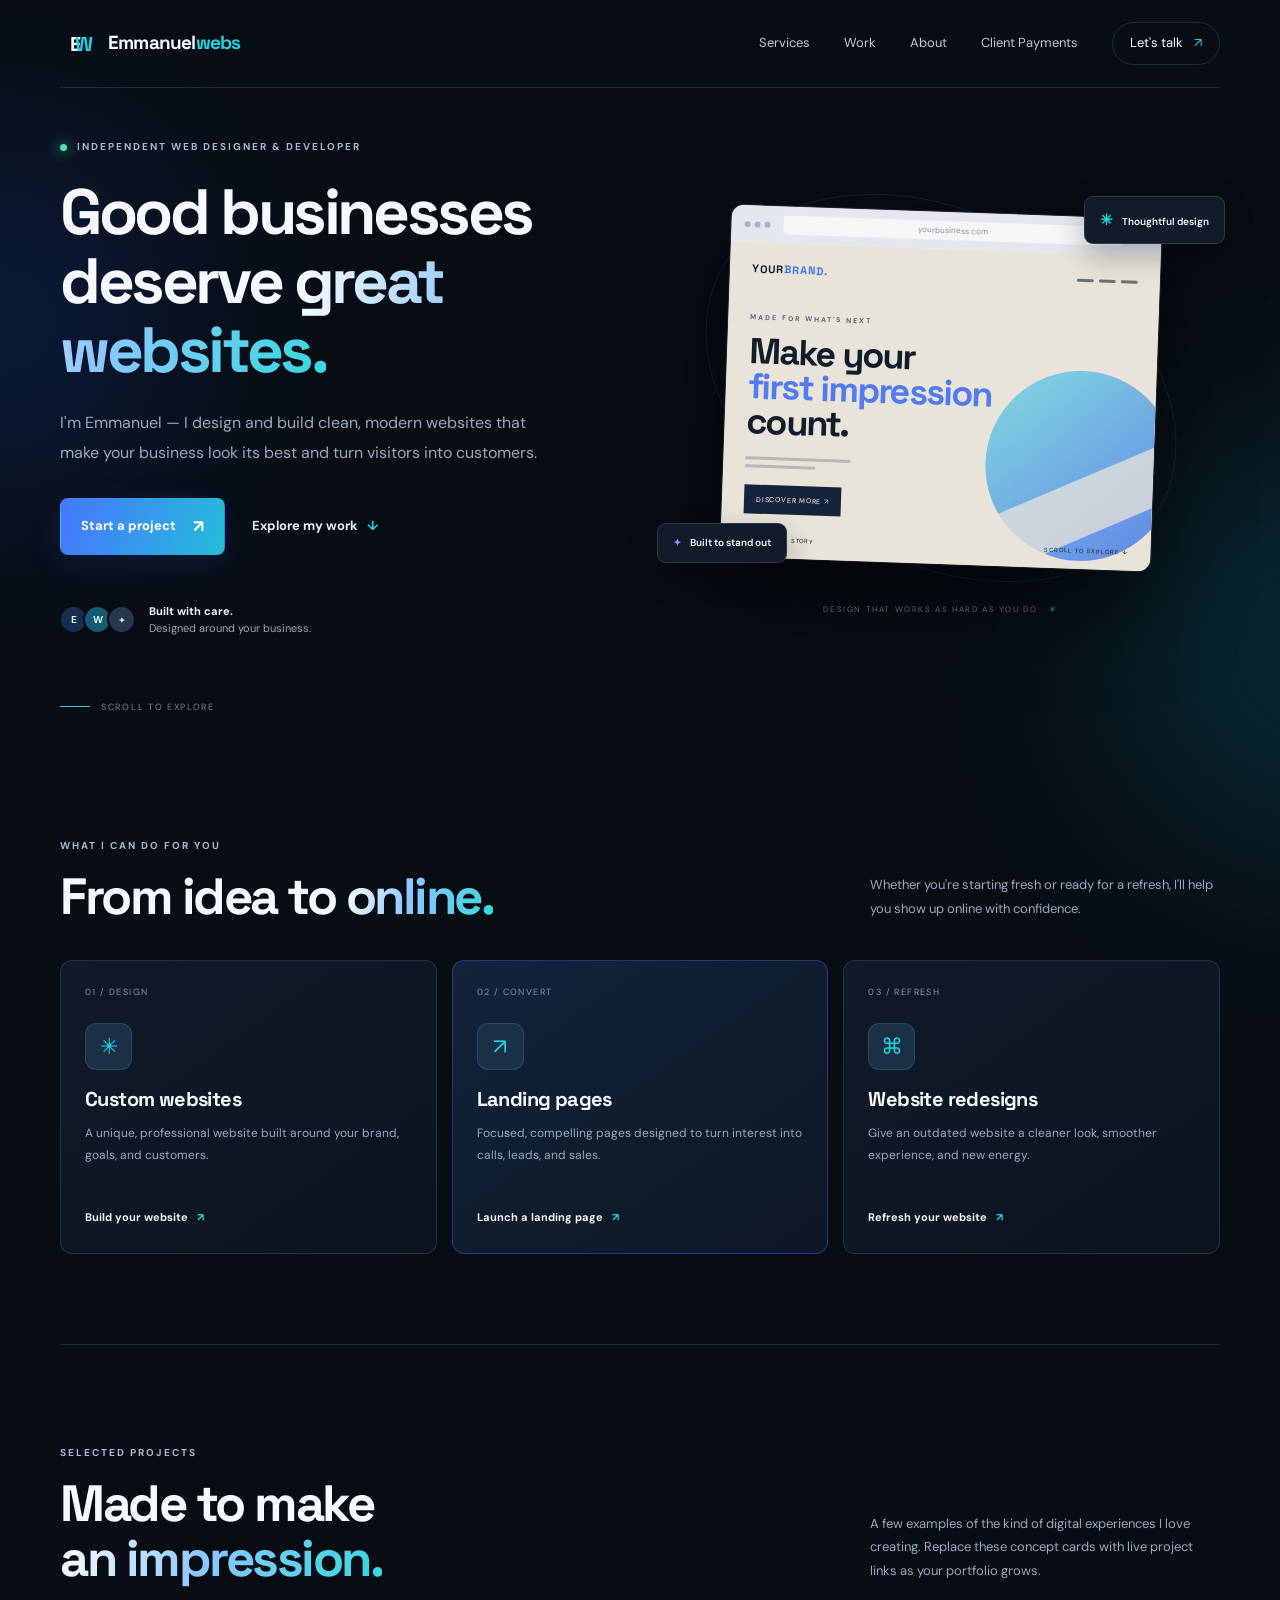
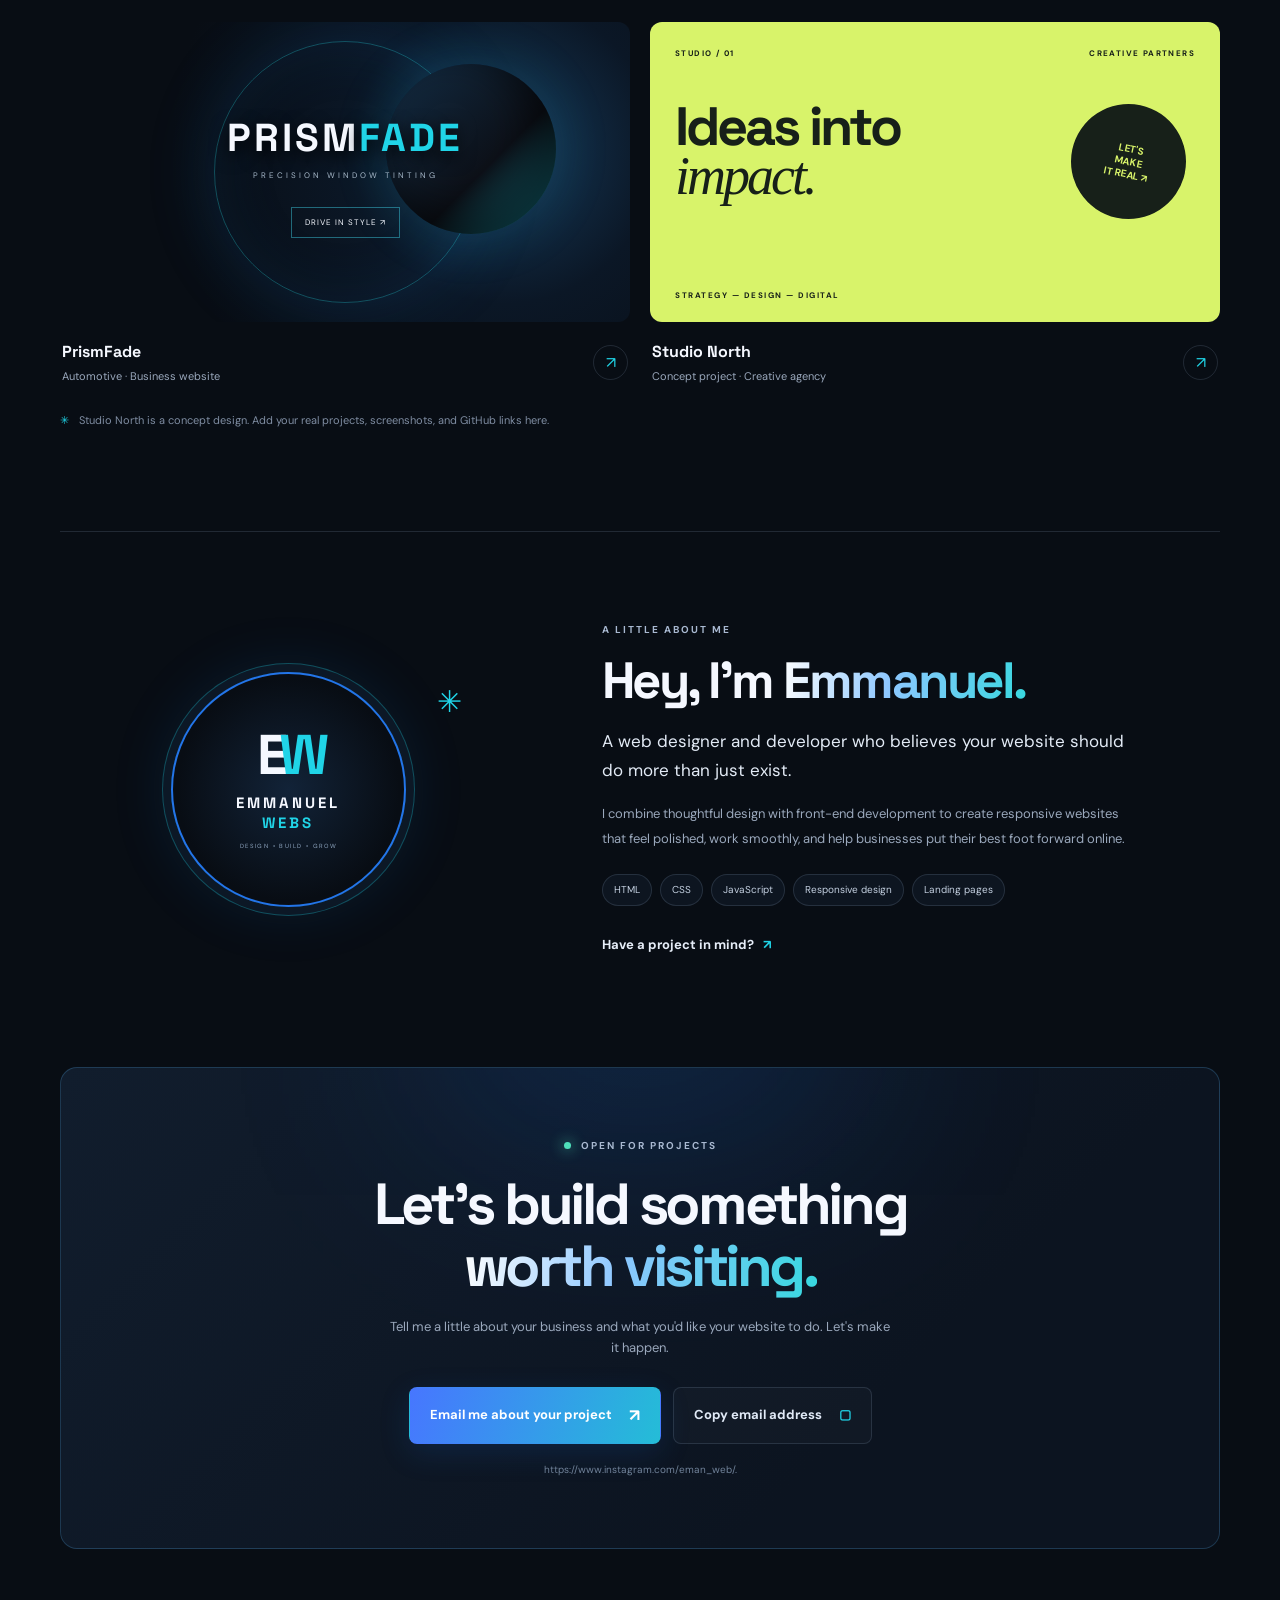
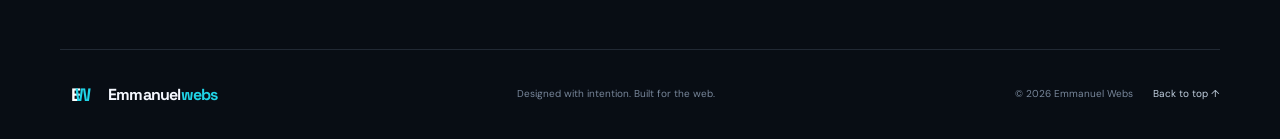
<file: index.html>
<!DOCTYPE html>
<html lang="en">
<head>
  <meta charset="UTF-8" />
  <meta name="viewport" content="width=device-width, initial-scale=1.0" />
  <meta name="description" content="Emmanuel Webs builds modern websites, landing pages, and redesigns that help businesses stand out." />
  <title>Emmanuel Webs | Websites That Stand Out</title>
  <link rel="preconnect" href="https://fonts.googleapis.com">
  <link rel="preconnect" href="https://fonts.gstatic.com" crossorigin>
  <link href="https://fonts.googleapis.com/css2?family=DM+Sans:wght@400;500;600;700&family=Space+Grotesk:wght@400;500;600;700&display=swap" rel="stylesheet">
  <link rel="stylesheet" href="styles.css" />
</head>

<body>
  <div class="ambient ambient-one"></div>
  <div class="ambient ambient-two"></div>
  <header class="site-header">
    <a class="brand" href="#home" aria-label="Emmanuel Webs home">
      <span class="brand-mark"><span>E</span><span>W</span></span>
      <span class="brand-name">Emmanuel<span>webs</span></span>
    </a>
    <button class="menu-toggle" aria-label="Toggle navigation" aria-expanded="false">
      <span></span>
      <span></span>
    </button>
    <nav class="nav-links" id="navigation">
      <a href="#services">Services</a>
      <a href="#work">Work</a>
      <a href="#about">About</a>
      <a href="payment.html">Client Payments</a>
      <a class="nav-cta" href="#contact">Let's talk <span>↗</span></a>
    </nav>
  </header>

  <main>
    <section class="hero section-wrap" id="home">
      <div class="hero-copy">
        <div class="eyebrow">
          <span class="status-dot"></span> INDEPENDENT WEB DESIGNER & DEVELOPER</div>
        <h1>Good businesses<br>deserve <span class="gradient-text">great websites.</span></h1>
        <p class="hero-lede">I'm Emmanuel — I design and build clean, modern websites that make your business look its best and turn visitors into customers.</p>
        <div class="hero-actions">
          <a class="button button-primary" href="#contact">Start a project <span>↗</span></a>
          <a class="text-link" href="#work">Explore my work <span>↓</span></a>
        </div>
        <div class="hero-proof">
          <div class="proof-avatars">
            <span>E</span><span>W</span><span>+</span></div><p><strong>Built with care.</strong><br>Designed around your business.</p></div>
      </div>
      <div class="hero-visual" aria-label="Decorative website preview">
        <div class="orbit orbit-a"></div><div class="orbit orbit-b"></div>
        <div class="floating-chip chip-top"><span class="chip-icon">✳</span> Thoughtful design</div>
        <div class="browser-card">
          <div class="browser-bar"><div class="browser-dots"><i></i><i></i><i></i></div><div class="browser-address">yourbusiness.com</div><span class="browser-menu">•••</span></div>
          <div class="mock-site">
            <div class="mock-nav"><div class="mock-logo">YOUR<span>BRAND.</span></div><div class="mock-nav-lines"><i></i><i></i><i></i></div></div>
            <div class="mock-content"><div class="mock-kicker">MADE FOR WHAT'S NEXT</div><div class="mock-headline">Make your<br><span>first impression</span><br>count.</div><div class="mock-line"></div><div class="mock-line short"></div><div class="mock-button">DISCOVER MORE ↗</div></div>
            <div class="mock-sun"></div><div class="mock-bottom"><span>01 — BRAND STORY</span><span>SCROLL TO EXPLORE ↓</span></div>
          </div>
        </div>
        <div class="floating-chip chip-bottom"><span class="sparkle">✦</span> Built to stand out</div>
        <div class="visual-caption">DESIGN THAT WORKS AS HARD AS YOU DO <span>✳</span></div>
      </div>
      <a class="scroll-cue" href="#services"><span></span> SCROLL TO EXPLORE</a>
    </section>

    <section class="services section-wrap" id="services">
      <div class="section-heading"><div><div class="eyebrow">WHAT I CAN DO FOR YOU</div><h2>From idea to <span class="gradient-text">online.</span></h2></div><p>Whether you're starting fresh or ready for a refresh, I'll help you show up online with confidence.</p></div>
      <div class="service-grid">
        <article class="service-card"><div class="service-number">01 / DESIGN</div><div class="service-icon">✳</div><h3>Custom websites</h3><p>A unique, professional website built around your brand, goals, and customers.</p><a href="#contact" class="card-link">Build your website <span>↗</span></a></article>
        <article class="service-card featured"><div class="service-number">02 / CONVERT</div><div class="service-icon">↗</div><h3>Landing pages</h3><p>Focused, compelling pages designed to turn interest into calls, leads, and sales.</p><a href="#contact" class="card-link">Launch a landing page <span>↗</span></a></article>
        <article class="service-card"><div class="service-number">03 / REFRESH</div><div class="service-icon">⌘</div><h3>Website redesigns</h3><p>Give an outdated website a cleaner look, smoother experience, and new energy.</p><a href="#contact" class="card-link">Refresh your website <span>↗</span></a></article>
      </div>
    </section>

    <section class="work section-wrap" id="work">
      <div class="section-heading"><div><div class="eyebrow">SELECTED PROJECTS</div><h2>Made to make<br><span class="gradient-text">an impression.</span></h2></div><p>A few examples of the kind of digital experiences I love creating. Replace these concept cards with live project links as your portfolio grows.</p></div>
      <div class="project-grid">
        <article class="project-card project-prism">
          <div class="project-art prism-art"><div class="prism-orb"></div><div class="prism-word">PRISM<span>FADE</span></div><div class="prism-sub">PRECISION WINDOW TINTING</div><div class="prism-cta">DRIVE IN STYLE ↗</div></div>
          <div class="project-meta"><div><h3>PrismFade</h3><p>Automotive · Business website</p></div><span class="project-arrow">↗</span></div>
        </article>
        <article class="project-card">
          <div class="project-art studio-art"><div class="studio-top">STUDIO / 01 <span>CREATIVE PARTNERS</span></div><div class="studio-title">Ideas into<br><em>impact.</em></div><div class="studio-circle">LET'S<br>MAKE<br>IT REAL ↗</div><div class="studio-bottom">STRATEGY — DESIGN — DIGITAL</div></div>
          <div class="project-meta"><div><h3>Studio North</h3><p>Concept project · Creative agency</p></div><span class="project-arrow">↗</span></div>
        </article>
      </div>
      <p class="portfolio-note"><span>✳</span> Studio North is a concept design. Add your real projects, screenshots, and GitHub links here.</p>
    </section>

    <section class="about section-wrap" id="about">
      <div class="about-mark"><div class="logo-ring"><div class="ew-logo">E<span>W</span></div><div class="logo-name">EMMANUEL<br><span>WEBS</span></div><div class="logo-tag">DESIGN • BUILD • GROW</div></div><span class="about-star">✳</span></div>
      <div class="about-copy"><div class="eyebrow">A LITTLE ABOUT ME</div><h2>Hey, I'm <span class="gradient-text">Emmanuel.</span></h2><p class="about-lede">A web designer and developer who believes your website should do more than just exist.</p><p>I combine thoughtful design with front-end development to create responsive websites that feel polished, work smoothly, and help businesses put their best foot forward online.</p><div class="skill-list"><span>HTML</span><span>CSS</span><span>JavaScript</span><span>Responsive design</span><span>Landing pages</span></div><a class="text-link" href="#contact">Have a project in mind? <span>↗</span></a></div>
    </section>

    <section class="contact section-wrap" id="contact">
      <div class="contact-panel"><div class="contact-glow"></div><div class="eyebrow"><span class="status-dot"></span> OPEN FOR PROJECTS</div><h2>Let's build something<br><span class="gradient-text">worth visiting.</span></h2><p>Tell me a little about your business and what you'd like your website to do. Let's make it happen.</p><div class="contact-actions"><a class="button button-primary" href="mailto:hello@Emmanuelwebs.com?subject=Website%20Project%20Inquiry">Email me about your project <span>↗</span></a><button class="button button-ghost" id="copy-email" data-email="hello@Emmanuelwebs.com">Copy email address <span>▢</span></button></div><p class="contact-hint" id="copy-status" aria-live="polite">https://www.instagram.com/eman_web/.</p></div>
    </section>
  </main>

  <footer class="site-footer section-wrap"><a class="brand footer-brand" href="#home"><span class="brand-mark"><span>E</span><span>W</span></span><span class="brand-name">Emmanuel<span>webs</span></span></a><p>Designed with intention. Built for the web.</p><div class="footer-right"><span>© <span id="year"></span> Emmanuel Webs</span><a href="#home">Back to top ↑</a></div></footer>
  <script src="script.js"></script>
</body>
</html>
</file>
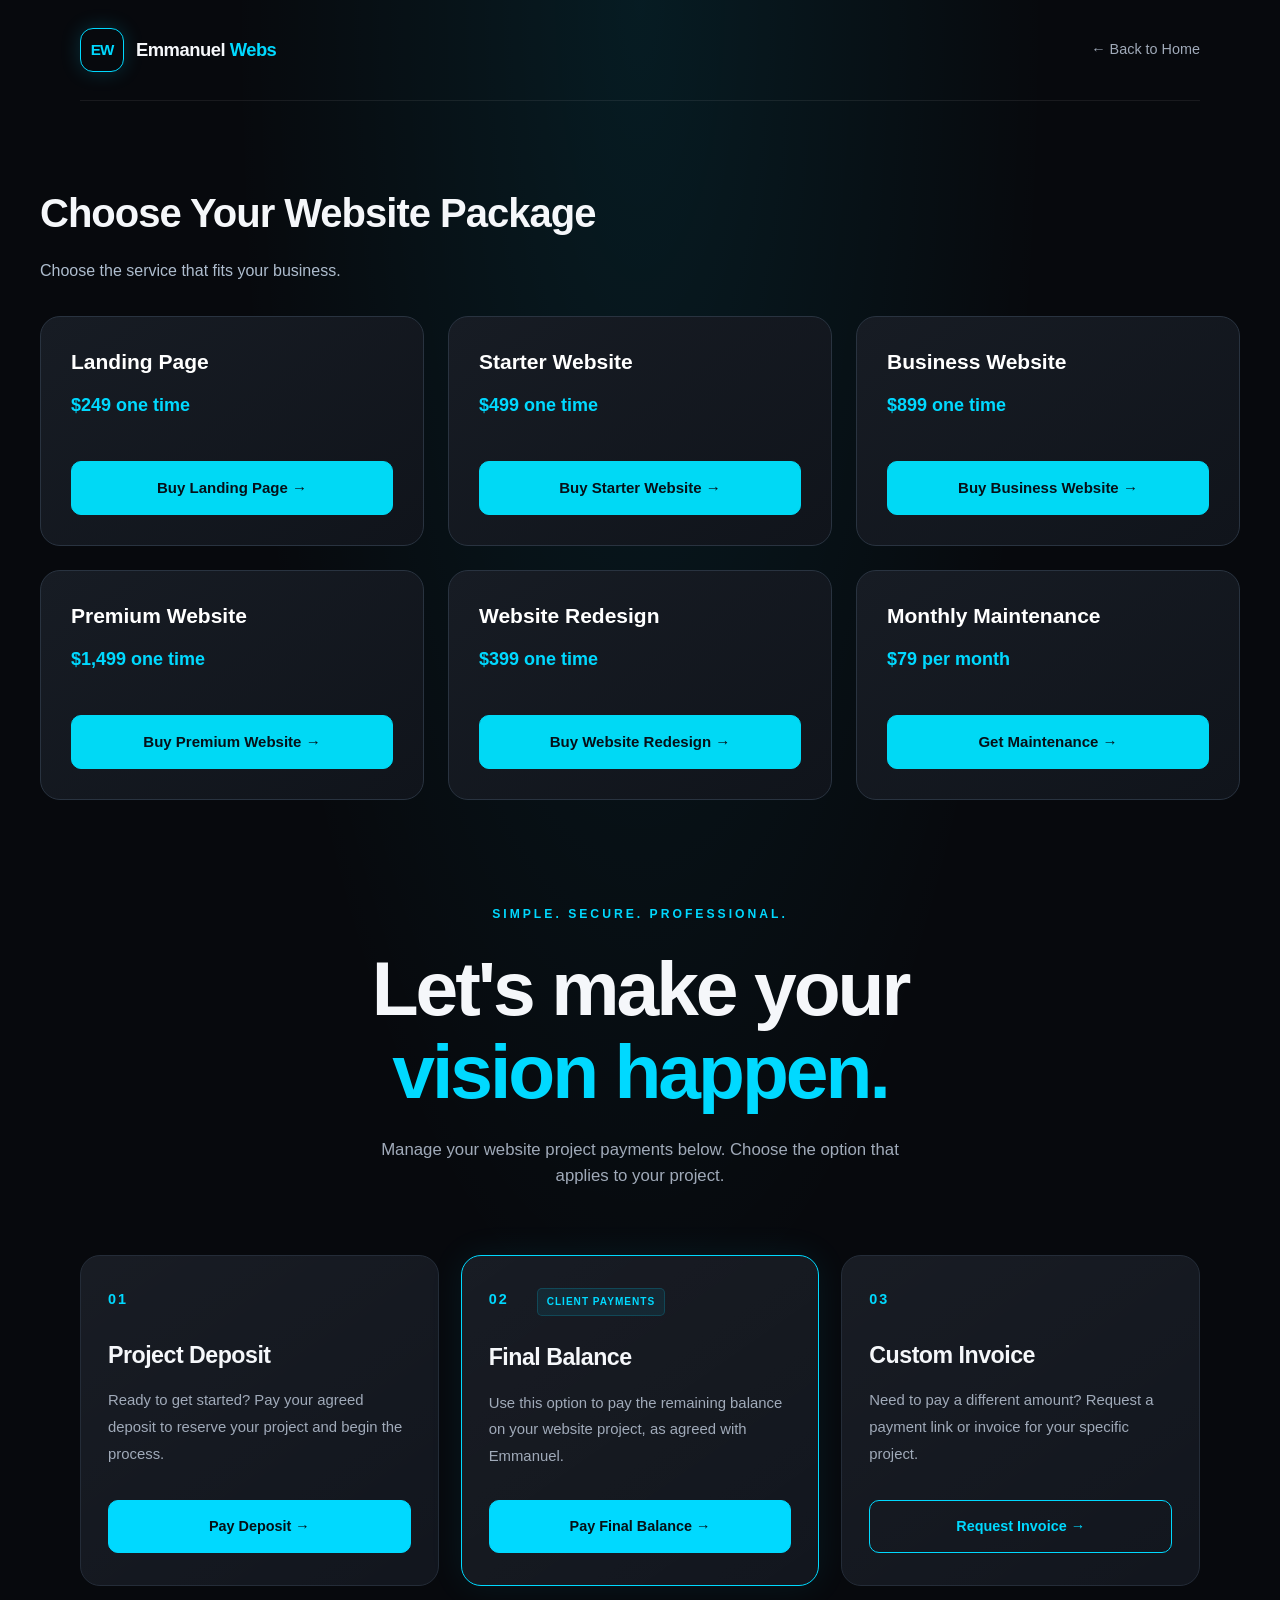
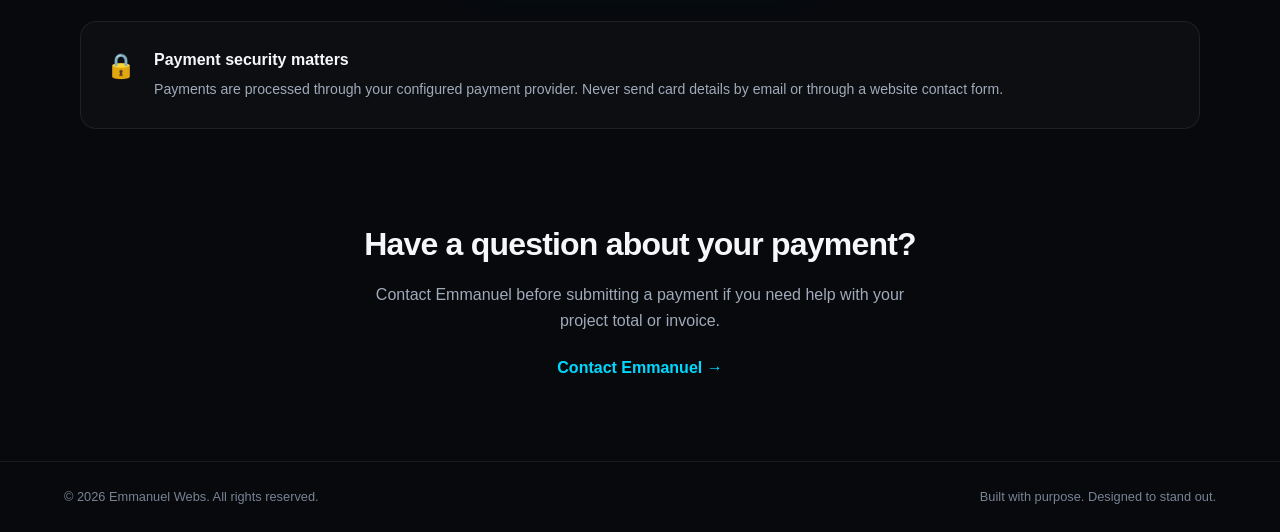
<file: payment.html>
<!DOCTYPE html>
<html lang="en">
<head>
  <meta charset="UTF-8">
  <meta name="viewport" content="width=device-width, initial-scale=1.0">

  <title>Client Payments | Emmanuel Webs</title>
  <meta
    name="description"
    content="Securely manage your website project payments with Emmanuel Webs."
  >

  <link rel="stylesheet" href="payment.css">
  <script src="payment.js" defer></script>
</head>

<body>
  <header class="payment-header">
    <a class="logo" href="index.html">
      <span class="logo-icon">EW</span>
      <span>Emmanuel <strong>Webs</strong></span>
    </a>

    <a class="back-link" href="index.html">
      ← Back to Home
    </a>
  </header>

<section class="package-shop">
  <h2>Choose Your Website Package</h2>
  <p>Choose the service that fits your business.</p>

  <div class="package-grid">
    <article class="package-card">
      <h3>Landing Page</h3>
      <p>$249 one time</p>
      <a href="#" data-payment="landing">Buy Landing Page →</a>
    </article>

    <article class="package-card">
      <h3>Starter Website</h3>
      <p>$499 one time</p>
      <a href="#" data-payment="starter">Buy Starter Website →</a>
    </article>

    <article class="package-card">
      <h3>Business Website</h3>
      <p>$899 one time</p>
      <a href="#" data-payment="business">Buy Business Website →</a>
    </article>

    <article class="package-card">
      <h3>Premium Website</h3>
      <p>$1,499 one time</p>
      <a href="#" data-payment="premium">Buy Premium Website →</a>
    </article>

    <article class="package-card">
      <h3>Website Redesign</h3>
      <p>$399 one time</p>
      <a href="#" data-payment="redesign">Buy Website Redesign →</a>
    </article>

    <article class="package-card">
      <h3>Monthly Maintenance</h3>
      <p>$79 per month</p>
      <a href="#" data-payment="maintenance">Get Maintenance →</a>
    </article>
  </div>
</section>

  <main class="payment-container">
    <section class="payment-intro">
      <span class="eyebrow">SIMPLE. SECURE. PROFESSIONAL.</span>

      <h1>Let's make your<br><span>vision happen.</span></h1>

      <p>
        Manage your website project payments below.
        Choose the option that applies to your project.
      </p>
    </section>

    <section class="payment-options">
      <article class="payment-card">
        <div class="card-number">01</div>
        <h2>Project Deposit</h2>
        <p>
          Ready to get started? Pay your agreed deposit
          to reserve your project and begin the process.
        </p>

        <a
          class="payment-button"
          href="#"
          data-payment="deposit"
        >
          Pay Deposit →
        </a>
      </article>

      <article class="payment-card featured">
        <div class="card-number">02</div>
        <span class="popular-label">CLIENT PAYMENTS</span>
        <h2>Final Balance</h2>
        <p>
          Use this option to pay the remaining balance
          on your website project, as agreed with Emmanuel.
        </p>

        <a
          class="payment-button"
          href="#"
          data-payment="balance"
        >
          Pay Final Balance →
        </a>
      </article>

      <article class="payment-card">
        <div class="card-number">03</div>
        <h2>Custom Invoice</h2>
        <p>
          Need to pay a different amount? Request a
          payment link or invoice for your specific project.
        </p>

        <a
          class="payment-button secondary-button"
          href="#"
          data-payment="invoice"
        >
          Request Invoice →
        </a>
      </article>
    </section>

    <section class="payment-note">
      <div class="lock-icon">🔒</div>
      <div>
        <h3>Payment security matters</h3>
        <p>
          Payments are processed through your configured
          payment provider. Never send card details by email
          or through a website contact form.
        </p>
      </div>
    </section>

    <section class="payment-help">
      <h2>Have a question about your payment?</h2>
      <p>
        Contact Emmanuel before submitting a payment if you
        need help with your project total or invoice.
      </p>

      <a href="mailto:hello@Emmanuelwebs.com">
        Contact Emmanuel →
      </a>
    </section>
  </main>

  <footer class="payment-footer">
    <p>© <span id="year">2026</span> Emmanuel Webs. All rights reserved.</p>
    <p>Built with purpose. Designed to stand out.</p>
  </footer>

  <script>
    document.getElementById("year").textContent =
      new Date().getFullYear();
  </script>
</body>
</html>
</file>
<file: styles.css>
:root {
  --bg: #080d14;
  --panel: #0e1622;
  --panel2: #111c2a;
  --text: #f5f8ff;
  --muted: #9aa8bc;
  --blue: #4d7cff;
  --cyan: #20d4e7;
  --line: rgba(175, 199, 230, .15);
  --font: 'DM Sans', sans-serif;
  --display: 'Space Grotesk', sans-serif;
}

* {
  box-sizing: border-box;
}

html {
  scroll-behavior: smooth;
  scroll-padding-top: 90px;
}

body {
  margin: 0;
  background: var(--bg);
  color: var(--text);
  font-family: var(--font);
  line-height: 1.6;
  overflow-x: hidden;
}

a {
  color: inherit;
  text-decoration: none;
}

button {
  font: inherit;
}

.ambient {
  position: absolute;
  pointer-events: none;
  filter: blur(100px);
  opacity: .16;
  border-radius: 50%;
  z-index: -1;
}

.ambient-one {
  width: 360px;
  height: 360px;
  background: #1d62ff;
  top: 140px;
  left: -180px;
}

.ambient-two {
  width: 400px;
  height: 400px;
  background: #00bcd4;
  top: 450px;
  right: -240px;
}

.section-wrap,
.site-header {
  width: min(1160px, calc(100% - 48px));
  margin-inline: auto;
}

.site-header {
  height: 88px;
  display: flex;
  align-items: center;
  justify-content: space-between;
  border-bottom: 1px solid var(--line);
  position: relative;
  z-index: 10;
}

.brand {
  display: flex;
  align-items: center;
  gap: 10px;
}

.brand-mark {
  height: 35px;
  width: 38px;
  display: flex;
  align-items: center;
  justify-content: center;
  font-family: var(--display);
  font-weight: 700;
  letter-spacing: -5px;
  font-size: 20px;
}

.brand-mark span:first-child {
  color: #fff;
}

.brand-mark span:last-child {
  color: var(--cyan);
  margin-left: -1px;
}

.brand-name {
  font-family: var(--display);
  font-size: 19px;
  font-weight: 700;
  letter-spacing: -.8px;
}

.brand-name span {
  color: var(--cyan);
}

.nav-links {
  display: flex;
  align-items: center;
  gap: 34px;
  font-size: 13px;
  color: #bdc7d7;
}

.nav-links > a:not(.nav-cta):hover,
.text-link:hover {
  color: var(--cyan);
}

.nav-cta {
  border: 1px solid var(--line);
  border-radius: 30px;
  padding: 10px 17px;
  color: #fff;
}

.nav-cta span {
  color: var(--cyan);
  margin-left: 8px;
}

.menu-toggle {
  display: none;
  background: none;
  border: 0;
  color: #fff;
}

.hero {
  min-height: 650px;
  display: grid;
  grid-template-columns: 1fr 1fr;
  align-items: center;
  gap: 42px;
  position: relative;
  padding-top: 40px;
  padding-bottom: 90px;
}

.eyebrow {
  font-size: 10px;
  letter-spacing: 2px;
  font-weight: 700;
  color: #a9b9d1;
  display: flex;
  align-items: center;
  gap: 10px;
}

.status-dot {
  display: inline-block;
  width: 7px;
  height: 7px;
  background: #4fe0bb;
  border-radius: 50%;
  box-shadow: 0 0 14px #4fe0bb;
}

.hero h1,
.section-heading h2,
.about h2,
.contact h2 {
  font-family: var(--display);
  font-size: clamp(42px, 5vw, 66px);
  line-height: 1.08;
  letter-spacing: -3.4px;
  margin: 23px 0;
}

.gradient-text {
  background: linear-gradient(100deg, #fff 0%, #8dc7ff 44%, #37d8df 100%);
  -webkit-background-clip: text;
  background-clip: text;
  color: transparent;
}

.hero-lede {
  max-width: 485px;
  color: var(--muted);
  font-size: 16px;
  line-height: 1.85;
}

.hero-actions {
  display: flex;
  align-items: center;
  gap: 27px;
  margin-top: 30px;
}

.button {
  display: inline-flex;
  align-items: center;
  justify-content: center;
  gap: 17px;
  padding: 14px 20px;
  border-radius: 8px;
  font-size: 13px;
  font-weight: 700;
  border: 1px solid transparent;
  cursor: pointer;
  transition: transform .2s, background .2s;
}

.button:hover {
  transform: translateY(-2px);
}

.button-primary {
  background: linear-gradient(110deg, #4776ff, #24bdd7);
  color: #fff;
  box-shadow: 0 9px 30px #1765cf2b;
}

.button-primary span {
  font-size: 17px;
}

.text-link {
  font-size: 13px;
  font-weight: 700;
  color: #e6edf8;
}

.text-link span {
  color: var(--cyan);
  margin-left: 6px;
}

.hero-proof {
  display: flex;
  align-items: center;
  gap: 13px;
  margin-top: 48px;
}

.proof-avatars {
  display: flex;
  padding-left: 4px;
}

.proof-avatars span {
  width: 29px;
  height: 29px;
  border: 2px solid var(--bg);
  border-radius: 50%;
  margin-left: -5px;
  background: #172e50;
  display: grid;
  place-items: center;
  font-size: 10px;
  font-weight: 700;
  color: #d9faff;
}

.proof-avatars span:nth-child(2) {
  background: #145a72;
}

.proof-avatars span:nth-child(3) {
  background: #27374c;
}

.hero-proof p {
  font-size: 11px;
  line-height: 1.55;
  color: var(--muted);
  margin: 0;
}

.hero-proof strong {
  color: #f5f8ff;
}

.hero-visual {
  height: 455px;
  position: relative;
  display: flex;
  align-items: center;
  justify-content: center;
}

.orbit {
  position: absolute;
  border: 1px solid rgba(75, 175, 255, .14);
  border-radius: 50%;
  transform: rotate(-25deg);
}

.orbit-a {
  width: 420px;
  height: 280px;
}

.orbit-b {
  width: 500px;
  height: 350px;
  transform: rotate(28deg);
}

.browser-card {
  width: min(430px, 100%);
  background: #f1f4f5;
  border-radius: 12px;
  overflow: hidden;
  box-shadow: 0 35px 90px #0009, 0 0 0 1px #b5c5d733;
  transform: rotate(2deg);
  position: relative;
  z-index: 1;
}

.browser-bar {
  height: 37px;
  background: #e4e8ec;
  display: flex;
  align-items: center;
  gap: 13px;
  padding: 0 13px;
  color: #8290a0;
}

.browser-dots {
  display: flex;
  gap: 4px;
}

.browser-dots i {
  width: 6px;
  height: 6px;
  border-radius: 50%;
  background: #a9b3be;
}

.browser-address {
  background: #f4f6f8;
  border-radius: 4px;
  flex: 1;
  text-align: center;
  font-size: 8px;
  padding: 3px;
}

.browser-menu {
  font-size: 11px;
}

.mock-site {
  height: 315px;
  background: #e8e4d9;
  color: #111d29;
  position: relative;
  overflow: hidden;
  padding: 18px 22px;
}

.mock-nav {
  display: flex;
  justify-content: space-between;
  align-items: center;
  position: relative;
  z-index: 2;
}

.mock-logo {
  font-family: var(--display);
  font-size: 11px;
  font-weight: 700;
  letter-spacing: 1px;
}

.mock-logo span {
  color: #4676e8;
}

.mock-nav-lines {
  display: flex;
  gap: 5px;
}

.mock-nav-lines i {
  height: 3px;
  width: 17px;
  background: #6b737a;
  border-radius: 3px;
}

.mock-content {
  position: relative;
  z-index: 2;
  margin-top: 33px;
}

.mock-kicker {
  font-size: 7px;
  letter-spacing: 2px;
  font-weight: 700;
  color: #586575;
}

.mock-headline {
  font-family: var(--display);
  font-weight: 700;
  font-size: 36px;
  line-height: .98;
  letter-spacing: -1.8px;
  margin-top: 12px;
}

.mock-headline span {
  color: #527bf1;
}

.mock-line {
  height: 3px;
  width: 105px;
  background: #b5b9b7;
  margin-top: 16px;
}

.mock-line.short {
  width: 70px;
  margin-top: 5px;
}

.mock-button {
  display: inline-block;
  margin-top: 17px;
  background: #15243b;
  color: #fff;
  padding: 9px 12px;
  font-size: 7px;
  letter-spacing: .8px;
}

.mock-sun {
  position: absolute;
  width: 190px;
  height: 190px;
  border-radius: 50%;
  background: linear-gradient(140deg, #78d9e0, #5078e8);
  right: -22px;
  bottom: 8px;
  opacity: .9;
}

.mock-sun:after {
  content: '';
  position: absolute;
  left: -20px;
  right: -20px;
  bottom: 24px;
  height: 55px;
  background: #e8e4d9;
  transform: rotate(-25deg);
  opacity: .75;
}

.mock-bottom {
  position: absolute;
  bottom: 12px;
  left: 22px;
  right: 22px;
  display: flex;
  justify-content: space-between;
  font-size: 6px;
  letter-spacing: 1px;
  z-index: 3;
}

.floating-chip {
  position: absolute;
  background: #111b29;
  border: 1px solid #ffffff20;
  border-radius: 9px;
  padding: 11px 15px;
  font-size: 10px;
  font-weight: 600;
  box-shadow: 0 12px 30px #0004;
  z-index: 3;
}

.chip-top {
  top: 35px;
  right: -5px;
}

.chip-icon {
  color: var(--cyan);
  font-size: 15px;
  margin-right: 7px;
}

.chip-bottom {
  bottom: 53px;
  left: -4px;
}

.sparkle {
  color: #7a9cff;
  margin-right: 7px;
}

.visual-caption {
  position: absolute;
  bottom: 0;
  font-size: 8px;
  letter-spacing: 1.6px;
  color: #708096;
}

.visual-caption span {
  color: var(--cyan);
  margin-left: 8px;
}

.scroll-cue {
  position: absolute;
  bottom: 24px;
  left: 0;
  font-size: 9px;
  letter-spacing: 1.7px;
  color: #718098;
  display: flex;
  align-items: center;
  gap: 11px;
}

.scroll-cue span {
  width: 30px;
  height: 1px;
  background: var(--cyan);
}

.services,
.work {
  padding-top: 100px;
  padding-bottom: 90px;
}

.section-heading {
  display: flex;
  justify-content: space-between;
  align-items: end;
  gap: 30px;
  margin-bottom: 36px;
}

.section-heading h2,
.about h2 {
  font-size: clamp(37px, 4vw, 51px);
  letter-spacing: -2.5px;
  margin: 15px 0 0;
}

.section-heading > p {
  max-width: 350px;
  color: var(--muted);
  font-size: 13px;
  line-height: 1.8;
  margin: 0 0 4px;
}

.service-grid {
  display: grid;
  grid-template-columns: repeat(3, 1fr);
  gap: 15px;
}

.service-card {
  background: linear-gradient(145deg, #101a28, #0c131e);
  border: 1px solid var(--line);
  border-radius: 12px;
  padding: 24px;
  min-height: 270px;
  transition: transform .2s, border-color .2s;
}

.service-card:hover {
  transform: translateY(-5px);
  border-color: #4b9dce77;
}

.service-card.featured {
  background: linear-gradient(145deg, #13233a, #0d1725);
  border-color: #4d7cff55;
}

.service-number {
  font-size: 9px;
  letter-spacing: 1.4px;
  color: #8293ab;
}

.service-icon {
  height: 47px;
  width: 47px;
  display: grid;
  place-items: center;
  margin: 24px 0 13px;
  border: 1px solid #3c81b94d;
  border-radius: 11px;
  color: var(--cyan);
  font-size: 22px;
  background: #1a3044;
}

.service-card h3 {
  font-family: var(--display);
  font-size: 20px;
  letter-spacing: -.6px;
  margin: 0 0 8px;
}

.service-card p {
  font-size: 12px;
  color: var(--muted);
  line-height: 1.8;
  min-height: 60px;
  margin: 0 0 20px;
}

.card-link {
  font-size: 11px;
  font-weight: 700;
}

.card-link span {
  color: var(--cyan);
  margin-left: 6px;
}

.work {
  border-top: 1px solid var(--line);
}

.project-grid {
  display: grid;
  grid-template-columns: 1fr 1fr;
  gap: 20px;
}

.project-card {
  min-width: 0;
}

.project-art {
  height: 300px;
  border-radius: 12px;
  position: relative;
  overflow: hidden;
}

.prism-art {
  background: radial-gradient(circle at 78% 43%, #163a5a 0, #0b1726 32%, #080d14 70%);
  display: flex;
  flex-direction: column;
  align-items: center;
  justify-content: center;
}

.prism-art:before {
  content: '';
  position: absolute;
  width: 260px;
  height: 260px;
  border: 1px solid #25cce255;
  border-radius: 50%;
  box-shadow: 0 0 70px #126bb333, inset 0 0 60px #1464a222;
}

.prism-orb {
  position: absolute;
  width: 170px;
  height: 170px;
  border-radius: 50%;
  background: linear-gradient(135deg, #132d45, #0d1119 60%, #1b9fb2);
  box-shadow: inset -22px -20px 45px #0009, 0 0 60px #13cde622;
  right: 13%;
  top: 14%;
}

.prism-word {
  position: relative;
  z-index: 2;
  font-family: var(--display);
  font-size: 39px;
  font-weight: 700;
  letter-spacing: 3px;
  text-shadow: 0 5px 18px #000;
}

.prism-word span {
  color: var(--cyan);
}

.prism-sub {
  position: relative;
  z-index: 2;
  letter-spacing: 3px;
  font-size: 8px;
  color: #a7b8c9;
}

.prism-cta {
  position: relative;
  z-index: 2;
  border: 1px solid #3ccce277;
  padding: 8px 13px;
  font-size: 8px;
  letter-spacing: 1px;
  margin-top: 25px;
}

.studio-art {
  background: #d8f36a;
  color: #172019;
  padding: 25px;
}

.studio-top {
  display: flex;
  justify-content: space-between;
  font-size: 8px;
  letter-spacing: 1.4px;
  font-weight: 700;
}

.studio-title {
  font-family: var(--display);
  font-size: 54px;
  line-height: .9;
  font-weight: 700;
  letter-spacing: -3px;
  margin-top: 43px;
  position: relative;
  z-index: 2;
}

.studio-title em {
  font-family: Georgia, serif;
  font-weight: 400;
}

.studio-circle {
  position: absolute;
  right: 34px;
  top: 82px;
  width: 115px;
  height: 115px;
  border-radius: 50%;
  background: #172019;
  color: #d8f36a;
  display: grid;
  place-content: center;
  text-align: center;
  font-size: 10px;
  line-height: 1.3;
  font-weight: 700;
  transform: rotate(12deg);
}

.studio-bottom {
  position: absolute;
  bottom: 20px;
  font-size: 8px;
  letter-spacing: 1.5px;
  font-weight: 700;
}

.project-meta {
  display: flex;
  align-items: center;
  justify-content: space-between;
  padding: 17px 2px;
}

.project-meta h3 {
  font-family: var(--display);
  font-size: 16px;
  margin: 0 0 3px;
}

.project-meta p {
  font-size: 11px;
  color: var(--muted);
  margin: 0;
}

.project-arrow {
  width: 35px;
  height: 35px;
  border: 1px solid var(--line);
  border-radius: 50%;
  display: grid;
  place-items: center;
  color: var(--cyan);
}

.portfolio-note {
  font-size: 11px;
  color: #7f8da2;
  margin-top: 10px;
}

.portfolio-note span {
  color: var(--cyan);
  margin-right: 7px;
}

.about {
  display: grid;
  grid-template-columns: .85fr 1.15fr;
  gap: 85px;
  align-items: center;
  padding-top: 90px;
  padding-bottom: 110px;
  border-top: 1px solid var(--line);
}

.about-mark {
  display: flex;
  align-items: center;
  justify-content: center;
  position: relative;
  min-height: 300px;
}

.logo-ring {
  width: 235px;
  height: 235px;
  border-radius: 50%;
  border: 2px solid #2375e9;
  box-shadow: 0 0 0 8px #0c1826, 0 0 0 9px #21c9dc55, 0 0 60px #1264b833;
  display: flex;
  flex-direction: column;
  align-items: center;
  justify-content: center;
  background: radial-gradient(circle, #122338, #080d14 68%);
}

.ew-logo {
  font-family: var(--display);
  font-weight: 700;
  font-size: 56px;
  letter-spacing: -9px;
  line-height: 1;
}

.ew-logo span {
  color: var(--cyan);
}

.logo-name {
  font-family: var(--display);
  font-weight: 700;
  letter-spacing: 3px;
  font-size: 15px;
  text-align: center;
  line-height: 1.3;
  margin-top: 10px;
}

.logo-name span {
  color: var(--cyan);
}

.logo-tag {
  font-size: 6px;
  letter-spacing: 1.4px;
  color: #8fa6c0;
  margin-top: 10px;
}

.about-star {
  position: absolute;
  right: 12%;
  top: 13%;
  font-size: 30px;
  color: var(--cyan);
}

.about-copy h2 {
  margin-bottom: 19px;
}

.about-copy > p {
  color: var(--muted);
  font-size: 13px;
  line-height: 1.9;
  max-width: 530px;
}

.about-copy .about-lede {
  font-size: 17px;
  color: #e3ebf6;
  line-height: 1.7;
}

.skill-list {
  display: flex;
  gap: 8px;
  flex-wrap: wrap;
  margin: 23px 0 25px;
}

.skill-list span {
  border: 1px solid var(--line);
  border-radius: 30px;
  padding: 7px 11px;
  font-size: 10px;
  color: #c4d0e0;
  background: #0d1520;
}

.contact {
  padding-bottom: 100px;
}

.contact-panel {
  position: relative;
  overflow: hidden;
  text-align: center;
  border: 1px solid #4b9ad044;
  border-radius: 17px;
  padding: 70px 24px;
  background: linear-gradient(135deg, #111d2d, #0c1420 70%);
}

.contact-glow {
  position: absolute;
  width: 420px;
  height: 220px;
  background: #1668d9;
  filter: blur(110px);
  opacity: .19;
  top: -150px;
  left: calc(50% - 210px);
}

.contact-panel > *:not(.contact-glow) {
  position: relative;
}

.contact-panel .eyebrow {
  justify-content: center;
}

.contact h2 {
  font-size: clamp(39px, 5vw, 58px);
  margin: 19px 0;
}

.contact-panel > p {
  color: var(--muted);
  font-size: 13px;
  max-width: 500px;
  margin: 0 auto;
}

.contact-actions {
  display: flex;
  justify-content: center;
  gap: 12px;
  flex-wrap: wrap;
  margin-top: 28px;
}

.button-ghost {
  background: #ffffff06;
  border-color: var(--line);
  color: #e1eaf7;
}

.button-ghost span {
  color: var(--cyan);
}

.contact-panel .contact-hint {
  font-size: 10px;
  margin-top: 18px;
  color: #71839a;
}

.site-footer {
  min-height: 90px;
  border-top: 1px solid var(--line);
  display: flex;
  align-items: center;
  justify-content: space-between;
  gap: 20px;
  padding-top: 15px;
  padding-bottom: 15px;
}

.footer-brand .brand-mark {
  transform: scale(.9);
}

.footer-brand .brand-name {
  font-size: 16px;
}

.site-footer > p,
.footer-right {
  font-size: 10px;
  color: #78879b;
}

.footer-right {
  display: flex;
  gap: 20px;
}

.footer-right a {
  color: #c2d0e0;
}

.footer-right a:hover {
  color: var(--cyan);
}

@media (min-width: 1400px) {
  .hero {
    min-height: 720px;
  }
}

@media (max-width: 800px) {
  .hero {
    grid-template-columns: 1fr;
    gap: 10px;
    padding-top: 70px;
    padding-bottom: 75px;
  }

  .hero-copy {
    max-width: 650px;
  }

  .hero-visual {
    height: 390px;
    margin-top: 5px;
  }

  .scroll-cue {
    bottom: 15px;
  }

  .section-heading {
    align-items: start;
    flex-direction: column;
    gap: 15px;
  }

  .section-heading > p {
    max-width: 550px;
  }

  .about {
    gap: 35px;
  }

  .logo-ring {
    width: 200px;
    height: 200px;
  }

  .service-card {
    padding: 18px;
  }

  .service-card p {
    min-height: 85px;
  }
}

@media (max-width: 600px) {
  .section-wrap,
  .site-header {
    width: calc(100% - 34px);
  }

  .site-header {
    height: 72px;
  }

  .menu-toggle {
    display: flex;
    flex-direction: column;
    gap: 5px;
    padding: 8px;
  }

  .menu-toggle span {
    display: block;
    width: 23px;
    height: 2px;
    background: #fff;
  }

  .nav-links {
    display: none;
    position: absolute;
    top: 71px;
    left: 0;
    right: 0;
    background: #0d1622;
    border: 1px solid var(--line);
    border-radius: 10px;
    padding: 18px;
    flex-direction: column;
    align-items: stretch;
    gap: 16px;
  }

  .nav-links.open {
    display: flex;
  }

  .nav-cta {
    text-align: center;
  }

  .hero {
    padding-top: 60px;
    min-height: auto;
  }

  .hero h1 {
    font-size: 44px;
    letter-spacing: -2.6px;
  }

  .hero-lede {
    font-size: 14px;
  }

  .hero-actions {
    align-items: flex-start;
    flex-direction: column;
    gap: 18px;
  }

  .hero-proof {
    margin-top: 32px;
  }

  .hero-visual {
    height: 330px;
    margin-inline: -8px;
  }

  .browser-card {
    width: 91%;
  }

  .mock-site {
    height: 260px;
  }

  .mock-headline {
    font-size: 29px;
  }

  .mock-content {
    margin-top: 25px;
  }

  .mock-sun {
    width: 145px;
    height: 145px;
  }

  .orbit-a {
    width: 320px;
    height: 220px;
  }

  .orbit-b {
    width: 360px;
    height: 270px;
  }

  .chip-top {
    right: 0;
    top: 10px;
  }

  .chip-bottom {
    left: 0;
    bottom: 35px;
  }

  .visual-caption {
    font-size: 6px;
    letter-spacing: 1px;
  }

  .services,
  .work {
    padding-top: 65px;
    padding-bottom: 65px;
  }

  .section-heading h2,
  .about h2 {
    font-size: 39px;
    letter-spacing: -2px;
  }

  .service-grid {
    grid-template-columns: 1fr;
  }

  .service-card {
    min-height: auto;
    padding: 22px;
  }

  .service-card p {
    min-height: 0;
  }

  .service-icon {
    margin-top: 18px;
  }

  .project-grid {
    grid-template-columns: 1fr;
    gap: 10px;
  }

  .project-art {
    height: 260px;
  }

  .studio-title {
    font-size: 47px;
  }

  .about {
    grid-template-columns: 1fr;
    gap: 20px;
    padding-top: 65px;
    padding-bottom: 70px;
  }

  .about-mark {
    min-height: 240px;
  }

  .logo-ring {
    width: 190px;
    height: 190px;
  }

  .about-star {
    right: 18%;
    top: 8%;
  }

  .contact {
    padding-bottom: 65px;
  }

  .contact-panel {
    padding: 50px 18px;
  }

  .contact h2 {
    font-size: 40px;
    letter-spacing: -2px;
  }

  .contact-actions {
    flex-direction: column;
    align-items: stretch;
  }

  .site-footer {
    flex-wrap: wrap;
    padding: 22px 0;
  }

  .site-footer > p {
    order: 3;
    width: 100%;
    margin: 0;
  }

  .footer-right {
    margin-left: auto;
    gap: 12px;
  }

  .footer-right span {
    display: none;
  }
}

@media (prefers-reduced-motion: reduce) {
  html {
    scroll-behavior: auto;
  }

  *,
  *:before,
  *:after {
    transition: none !important;
  }
}
</file>
<file: payment.css>
/* =========================================
   Emmanuel WEBS — PAYMENT PAGE STYLES
   Theme: Black, Cyan & Modern
========================================= */

/* ---------- Global Reset ---------- */

* {
  margin: 0;
  padding: 0;
  box-sizing: border-box;
}

:root {
  --background: #07090d;
  --card-background: #10141c;
  --card-border: #242c38;
  --text-primary: #f5f7fa;
  --text-secondary: #a0aab9;
  --accent: #00d9ff;
  --accent-hover: #62eaff;
  --accent-glow: rgba(0, 217, 255, 0.18);
}

html {
  scroll-behavior: smooth;
}

body {
  min-height: 100vh;
  font-family: Arial, Helvetica, sans-serif;
  background:
    radial-gradient(
      ellipse at 50% 0%,
      rgba(0, 217, 255, 0.09),
      transparent 45%
    ),
    var(--background);
  color: var(--text-primary);
  line-height: 1.6;
}

a {
  color: inherit;
  text-decoration: none;
}

button,
a {
  -webkit-tap-highlight-color: transparent;
}

/* ---------- Header ---------- */

.payment-header {
  width: min(1120px, 90%);
  margin: 0 auto;
  padding: 28px 0;
  display: flex;
  align-items: center;
  justify-content: space-between;
  gap: 20px;
  border-bottom: 1px solid rgba(255, 255, 255, 0.07);
}

.logo {
  display: inline-flex;
  align-items: center;
  gap: 12px;
  font-size: 1.15rem;
  font-weight: 700;
  letter-spacing: -0.5px;
}

.logo strong {
  color: var(--accent);
}

.logo-icon {
  width: 44px;
  height: 44px;
  display: grid;
  place-items: center;
  border: 1px solid var(--accent);
  border-radius: 13px;
  color: var(--accent);
  font-size: 0.95rem;
  font-weight: 800;
  letter-spacing: -1px;
  box-shadow: 0 0 20px var(--accent-glow);
}

.back-link {
  color: var(--text-secondary);
  font-size: 0.9rem;
  transition: color 0.25s ease;
}

.back-link:hover {
  color: var(--accent);
}

/* ---------- Main Container ---------- */

.payment-container {
  width: min(1120px, 90%);
  margin: 0 auto;
}

/* ---------- Intro Section ---------- */

.payment-intro {
  max-width: 720px;
  margin: 100px auto 65px;
  text-align: center;
}

.eyebrow {
  display: inline-block;
  margin-bottom: 22px;
  color: var(--accent);
  font-size: 0.76rem;
  font-weight: 700;
  letter-spacing: 3px;
}

.payment-intro h1 {
  font-size: clamp(2.7rem, 6vw, 4.8rem);
  line-height: 1.08;
  letter-spacing: -3px;
  font-weight: 800;
}

.payment-intro h1 span {
  color: var(--accent);
}

.payment-intro p {
  max-width: 520px;
  margin: 24px auto 0;
  color: var(--text-secondary);
  font-size: 1.05rem;
}

/* ---------- Payment Cards ---------- */

.payment-options {
  display: grid;
  grid-template-columns: repeat(3, minmax(0, 1fr));
  gap: 22px;
  align-items: stretch;
}

.payment-card {
  position: relative;
  display: flex;
  flex-direction: column;
  padding: 32px 27px;
  min-height: 330px;
  background: linear-gradient(
    145deg,
    rgba(255, 255, 255, 0.035),
    rgba(255, 255, 255, 0.008)
  ), var(--card-background);
  border: 1px solid var(--card-border);
  border-radius: 20px;
  transition:
    transform 0.3s ease,
    border-color 0.3s ease,
    box-shadow 0.3s ease;
}

.payment-card:hover {
  transform: translateY(-7px);
  border-color: rgba(0, 217, 255, 0.55);
  box-shadow: 0 18px 45px rgba(0, 0, 0, 0.25);
}

.payment-card.featured {
  border-color: var(--accent);
  box-shadow: 0 0 35px rgba(0, 217, 255, 0.08);
}

.card-number {
  margin-bottom: 26px;
  color: var(--accent);
  font-size: 0.9rem;
  font-weight: 700;
  letter-spacing: 2px;
}

.popular-label {
  display: inline-block;
  align-self: flex-start;
  margin-top: -49px;
  margin-bottom: 23px;
  margin-left: 48px;
  padding: 5px 9px;
  color: var(--accent);
  background: rgba(0, 217, 255, 0.08);
  border: 1px solid rgba(0, 217, 255, 0.18);
  border-radius: 5px;
  font-size: 0.63rem;
  font-weight: 700;
  letter-spacing: 1px;
}

.payment-card h2 {
  margin-bottom: 13px;
  font-size: 1.45rem;
  letter-spacing: -0.5px;
}

.payment-card p {
  margin-bottom: 30px;
  color: var(--text-secondary);
  font-size: 0.93rem;
  line-height: 1.8;
}

/* ---------- Payment Buttons ---------- */

.payment-button {
  width: 100%;
  margin-top: auto;
  padding: 14px 18px;
  display: inline-flex;
  align-items: center;
  justify-content: center;
  gap: 8px;
  border: 1px solid var(--accent);
  border-radius: 10px;
  background: var(--accent);
  color: #061016;
  font-size: 0.9rem;
  font-weight: 800;
  text-align: center;
  cursor: pointer;
  transition:
    background 0.25s ease,
    color 0.25s ease,
    transform 0.25s ease,
    box-shadow 0.25s ease;
}

.payment-button:hover {
  background: var(--accent-hover);
  transform: translateY(-2px);
  box-shadow: 0 8px 25px var(--accent-glow);
}

.payment-button:focus-visible,
.back-link:focus-visible,
.payment-help a:focus-visible {
  outline: 3px solid var(--accent-hover);
  outline-offset: 4px;
}

.secondary-button {
  background: transparent;
  color: var(--accent);
}

.secondary-button:hover {
  background: var(--accent);
  color: #061016;
}

/* ---------- Security Notice ---------- */

.payment-note {
  display: flex;
  align-items: flex-start;
  gap: 18px;
  margin-top: 35px;
  padding: 25px;
  background: rgba(255, 255, 255, 0.025);
  border: 1px solid rgba(255, 255, 255, 0.07);
  border-radius: 16px;
}

.lock-icon {
  flex-shrink: 0;
  font-size: 1.5rem;
}

.payment-note h3 {
  margin-bottom: 5px;
  font-size: 1rem;
}

.payment-note p {
  color: var(--text-secondary);
  font-size: 0.88rem;
  line-height: 1.8;
}

/* ---------- Contact Section ---------- */

.payment-help {
  margin: 90px auto 80px;
  text-align: center;
}

.payment-help h2 {
  margin-bottom: 12px;
  font-size: clamp(1.5rem, 3vw, 2rem);
  letter-spacing: -0.8px;
}

.payment-help p {
  max-width: 570px;
  margin: 0 auto 22px;
  color: var(--text-secondary);
}

.payment-help a {
  display: inline-block;
  color: var(--accent);
  font-weight: 700;
  transition: color 0.25s ease;
}

.payment-help a:hover {
  color: var(--accent-hover);
}

/* ---------- Footer ---------- */

.payment-footer {
  display: flex;
  justify-content: space-between;
  align-items: center;
  gap: 20px;
  padding: 25px 5%;
  border-top: 1px solid rgba(255, 255, 255, 0.07);
  color: #788394;
  font-size: 0.8rem;
}

/* ---------- Responsive Design ---------- */

@media (max-width: 900px) {
  .payment-options {
    grid-template-columns: repeat(2, minmax(0, 1fr));
  }

  .payment-card:last-child {
    grid-column: 1 / -1;
    min-height: 280px;
  }

  .payment-intro {
    margin-top: 75px;
  }
}

@media (max-width: 600px) {
  .payment-header {
    width: 90%;
    padding: 20px 0;
  }

  .logo {
    gap: 8px;
    font-size: 1rem;
  }

  .logo-icon {
    width: 38px;
    height: 38px;
  }

  .back-link {
    font-size: 0.78rem;
  }

  .payment-intro {
    margin: 65px auto 42px;
  }

  .payment-intro h1 {
    letter-spacing: -1.8px;
  }

  .payment-intro p {
    font-size: 0.95rem;
  }

  .payment-options {
    grid-template-columns: 1fr;
    gap: 17px;
  }

  .payment-card,
  .payment-card:last-child {
    grid-column: auto;
    min-height: 290px;
    padding: 27px 23px;
  }

  .payment-note {
    padding: 20px;
  }

  .payment-help {
    margin: 65px auto;
  }

  .payment-footer {
    flex-direction: column;
    text-align: center;
    gap: 8px;
  }
}

/* =========================================
   EMANUEL WEBS — PACKAGE SHOP
   ========================================= */

.package-shop {
  width: min(1200px, 100% - 40px);
  margin: 80px auto;
  color: #f5f7fa;
}

.package-shop h2 {
  margin-bottom: 12px;
  font-size: clamp(28px, 4vw, 40px);
  font-weight: 800;
  letter-spacing: -1px;
}

.package-shop > p {
  margin-bottom: 32px;
  color: #aebdce;
  font-size: 16px;
  line-height: 1.7;
}

/* Package card layout */

.package-grid {
  display: grid;
  grid-template-columns: repeat(3, minmax(0, 1fr));
  gap: 24px;
}

.package-card {
  display: flex;
  flex-direction: column;
  align-items: flex-start;
  padding: 30px;
  min-height: 230px;
  background: linear-gradient(145deg, #171c24, #10141b);
  border: 1px solid #293340;
  border-radius: 20px;
  transition:
    transform 0.25s ease,
    border-color 0.25s ease,
    box-shadow 0.25s ease;
}

.package-card:hover {
  transform: translateY(-5px);
  border-color: #00d9ff;
  box-shadow: 0 12px 35px rgba(0, 217, 255, 0.09);
}

.package-card h3 {
  margin: 0 0 14px;
  color: #ffffff;
  font-size: 21px;
  line-height: 1.4;
}

.package-card p {
  margin: 0 0 28px;
  color: #00d9ff;
  font-size: 18px;
  font-weight: 700;
}

/* Package purchase buttons */

.package-card a {
  display: inline-flex;
  justify-content: center;
  align-items: center;
  width: 100%;
  min-height: 50px;
  margin-top: auto;
  padding: 14px 18px;
  background: #00d9f5;
  border: 1px solid #00d9f5;
  border-radius: 10px;
  color: #061018;
  font-size: 15px;
  font-weight: 800;
  text-align: center;
  text-decoration: none;
  transition:
    background 0.2s ease,
    color 0.2s ease,
    transform 0.2s ease;
}

.package-card a:hover {
  background: transparent;
  color: #00d9ff;
}

.package-card a:focus-visible {
  outline: 3px solid #ffffff;
  outline-offset: 4px;
}

/* Tablet */

@media (max-width: 900px) {
  .package-grid {
    grid-template-columns: repeat(2, minmax(0, 1fr));
    gap: 18px;
  }

  .package-card {
    padding: 24px;
  }
}

/* Mobile */

@media (max-width: 560px) {
  .package-shop {
    width: calc(100% - 32px);
    margin: 55px auto;
  }

  .package-grid {
    grid-template-columns: 1fr;
    gap: 16px;
  }

  .package-card {
    min-height: 210px;
    padding: 24px;
  }
}

@media (prefers-reduced-motion: reduce) {
  .package-card,
  .package-card a {
    transition: none;
  }

  .package-card:hover {
    transform: none;
  }
}

/* ---------- Reduced Motion Accessibility ---------- */

@media (prefers-reduced-motion: reduce) {
  *,
  *::before,
  *::after {
    scroll-behavior: auto !important;
    transition-duration: 0.01ms !important;
    animation-duration: 0.01ms !important;
    animation-iteration-count: 1 !important;
  }
}
</file>
